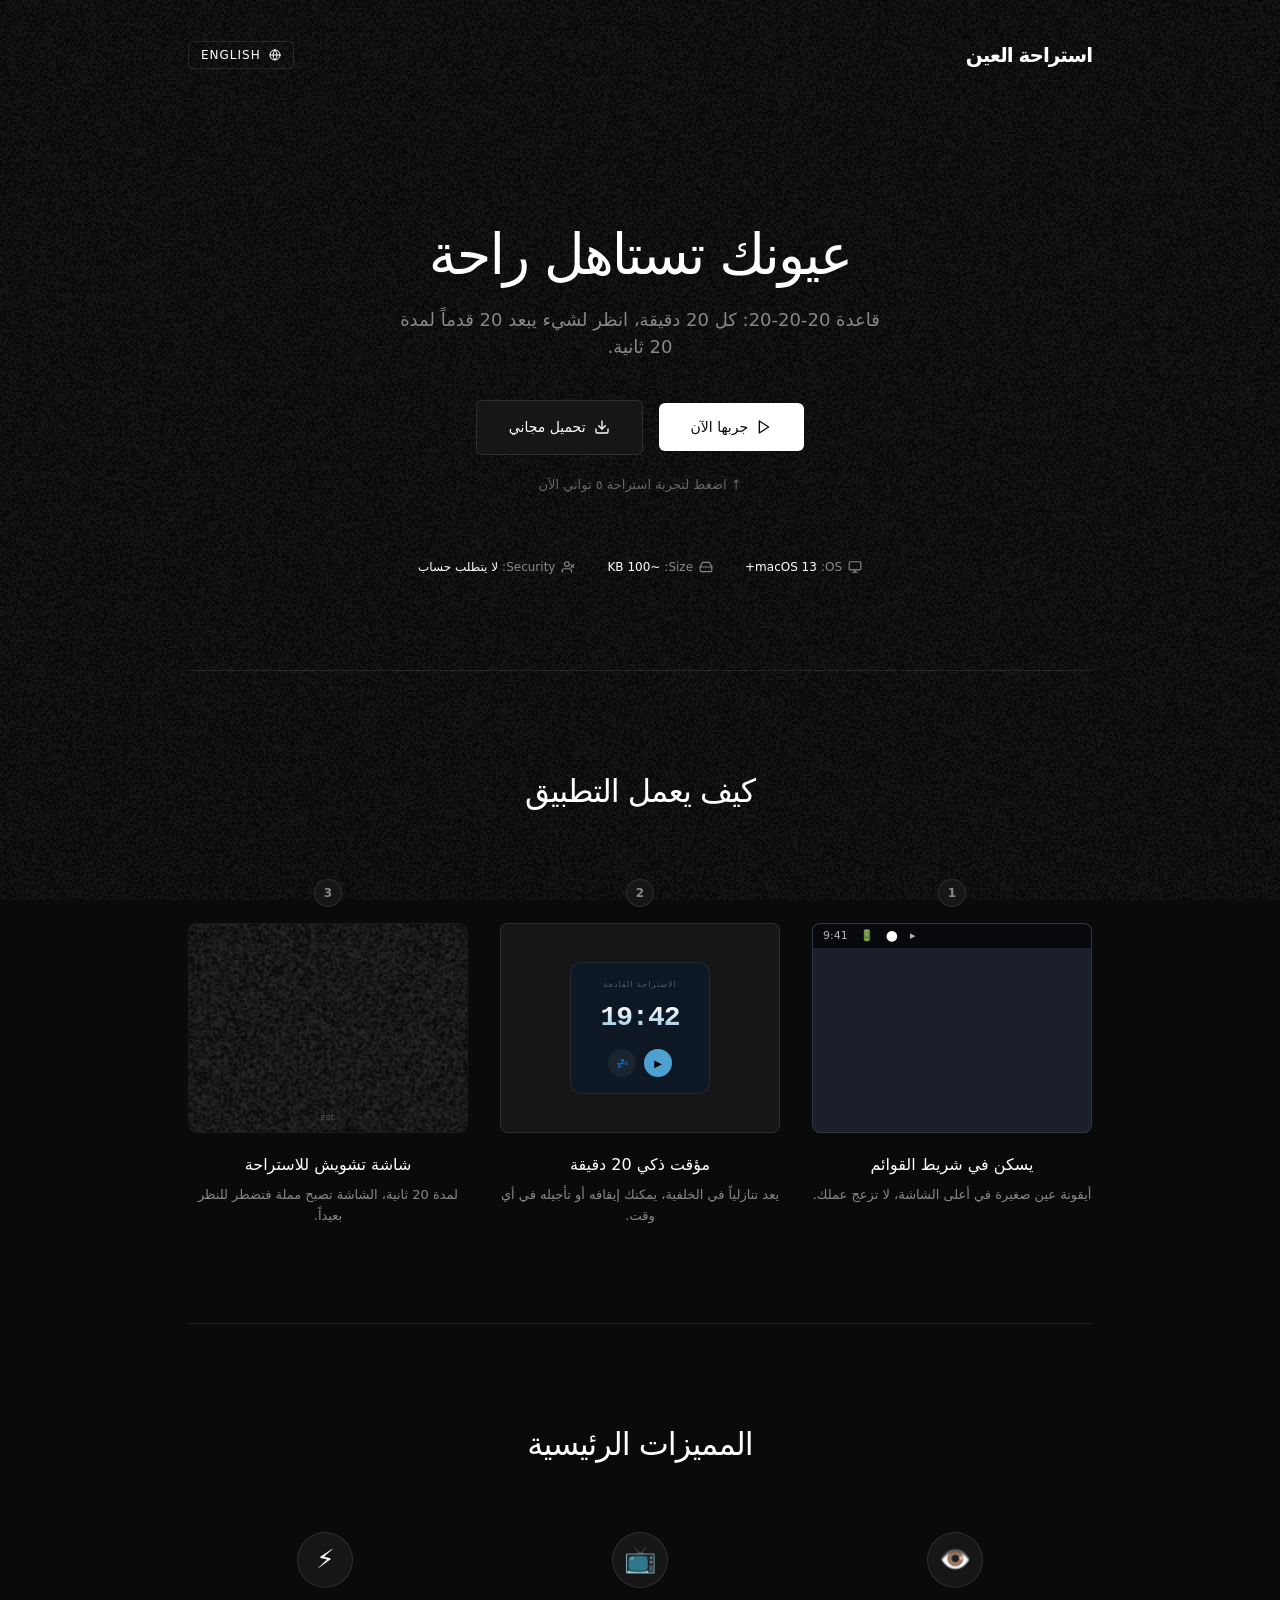
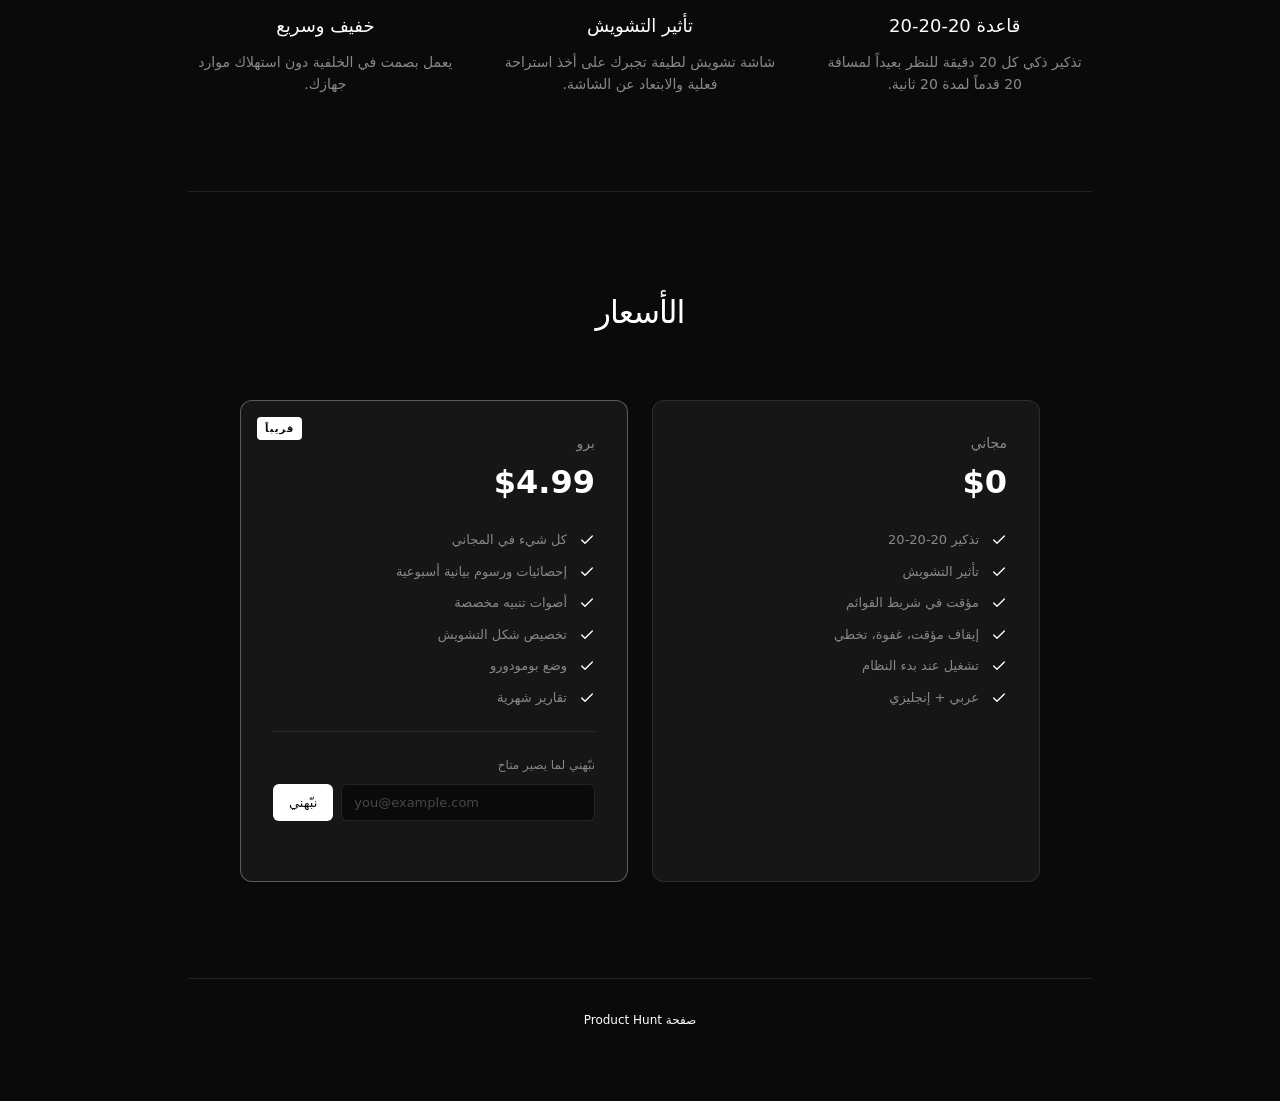
<file: docs/index.html>
<!DOCTYPE html>
<html lang="ar" dir="rtl">
<head>
  <meta charset="UTF-8">
  <meta name="viewport" content="width=device-width, initial-scale=1.0">
  <title>EyeBreak — Your Eyes Deserve a Break</title>
  <meta name="description" content="Smart 20-20-20 reminders for macOS. Protect your eyes.">
  <meta property="og:title" content="EyeBreak — Your Eyes Deserve a Break">
  <meta property="og:description" content="Smart 20-20-20 reminders for macOS.">
  <link rel="stylesheet" href="style.css">
</head>
<body>
  <div id="break-bg"></div>
  <canvas id="tv-static"></canvas>
  <div id="break-hint" data-i18n="pressEscToSkip">اضغط ESC للتخطي</div>

  <div class="wrapper">
    <header class="header">
      <div class="logo" data-i18n="appName">استراحة العين</div>
      <button id="lang-toggle" class="lang-btn" aria-label="Switch language">
        <svg class="icon" viewBox="0 0 24 24" fill="none" stroke="currentColor" stroke-width="2" stroke-linecap="round" stroke-linejoin="round"><circle cx="12" cy="12" r="10"/><path d="M2 12h20M12 2a15.3 15.3 0 0 1 4 10 15.3 15.3 0 0 1-4 10 15.3 15.3 0 0 1-4-10 15.3 15.3 0 0 1 4-10z"/></svg>
        <span id="lang-label">English</span>
      </button>
    </header>

    <section class="hero">
      <h1 data-i18n="headline">عيونك تستاهل راحة</h1>
      <p class="subhead" data-i18n="subhead">قاعدة 20-20-20: كل 20 دقيقة، انظر لشيء يبعد 20 قدماً لمدة 20 ثانية.</p>

      <div class="cta-row">
        <button id="try-now-btn" class="btn btn-primary">
          <svg class="icon" viewBox="0 0 24 24" fill="none" stroke="currentColor" stroke-width="2" stroke-linecap="round" stroke-linejoin="round"><polygon points="5 3 19 12 5 21 5 3"/></svg>
          <span data-i18n="tryIt">جربها الآن</span>
        </button>
        <a href="assets/EyeBreak-1.0.dmg" download class="btn btn-secondary">
          <svg class="icon" viewBox="0 0 24 24" fill="none" stroke="currentColor" stroke-width="2" stroke-linecap="round" stroke-linejoin="round"><path d="M21 15v4a2 2 0 0 1-2 2H5a2 2 0 0 1-2-2v-4"/><polyline points="7 10 12 15 17 10"/><line x1="12" y1="15" x2="12" y2="3"/></svg>
          <span data-i18n="download">تحميل مجاني</span>
        </a>
      </div>
      <p class="cta-hint" data-i18n="tryHint">↑ اضغط لتجربة استراحة ٥ ثواني الآن</p>

      <div class="platform-info">
        <div class="info-item">
          <svg class="icon" viewBox="0 0 24 24" fill="none" stroke="currentColor" stroke-width="2" stroke-linecap="round" stroke-linejoin="round"><rect x="2" y="3" width="20" height="14" rx="2"/><line x1="8" y1="21" x2="16" y2="21"/><line x1="12" y1="17" x2="12" y2="21"/></svg>
          <span>OS: <b data-i18n="platformMac">macOS 13+</b></span>
        </div>
        <div class="info-item">
          <svg class="icon" viewBox="0 0 24 24" fill="none" stroke="currentColor" stroke-width="2" stroke-linecap="round" stroke-linejoin="round"><line x1="22" y1="12" x2="2" y2="12"/><path d="M5.45 5.11 2 12v6a2 2 0 0 0 2 2h16a2 2 0 0 0 2-2v-6l-3.45-6.89A2 2 0 0 0 16.76 4H7.24a2 2 0 0 0-1.79 1.11z"/></svg>
          <span>Size: <b data-i18n="platformSize">~100 KB</b></span>
        </div>
        <div class="info-item">
          <svg class="icon" viewBox="0 0 24 24" fill="none" stroke="currentColor" stroke-width="2" stroke-linecap="round" stroke-linejoin="round"><path d="M18 21v-2a4 4 0 0 0-4-4H6a4 4 0 0 0-4 4v2"/><circle cx="10" cy="7" r="4"/><line x1="17" y1="8" x2="22" y2="13"/><line x1="22" y1="8" x2="17" y2="13"/></svg>
          <span>Security: <b data-i18n="platformAccount">لا يتطلب حساب</b></span>
        </div>
      </div>
    </section>

    <!-- How it Works -->
    <section class="how-it-works">
      <h2 data-i18n="howItWorks">كيف يعمل التطبيق</h2>
      <div class="steps-grid">
        <!-- Step 1: Menu Bar -->
        <div class="step">
          <div class="step-number">1</div>
          <div class="step-mockup mockup-menubar">
            <div class="menubar">
              <span class="menubar-item">▸</span>
              <span class="menubar-item menubar-eye">●</span>
              <span class="menubar-item">🔋</span>
              <span class="menubar-time">9:41</span>
            </div>
          </div>
          <h3 data-i18n="step1Title">يسكن في شريط القوائم</h3>
          <p data-i18n="step1Desc">أيقونة عين صغيرة في أعلى الشاشة، لا تزعج عملك.</p>
        </div>

        <!-- Step 2: Popover Timer -->
        <div class="step">
          <div class="step-number">2</div>
          <div class="step-mockup mockup-popover">
            <div class="popover">
              <div class="popover-label" data-i18n="nextBreak">الاستراحة القادمة</div>
              <div class="popover-timer">19:42</div>
              <div class="popover-controls">
                <div class="popover-btn popover-btn-primary">▶</div>
                <div class="popover-btn">💤</div>
              </div>
            </div>
          </div>
          <h3 data-i18n="step2Title">مؤقت ذكي 20 دقيقة</h3>
          <p data-i18n="step2Desc">يعد تنازلياً في الخلفية، يمكنك إيقافه أو تأجيله في أي وقت.</p>
        </div>

        <!-- Step 3: TV Static Overlay -->
        <div class="step">
          <div class="step-number">3</div>
          <div class="step-mockup mockup-overlay">
            <canvas id="mini-static"></canvas>
            <div class="mini-overlay-hint">ESC</div>
          </div>
          <h3 data-i18n="step3Title">شاشة تشويش للاستراحة</h3>
          <p data-i18n="step3Desc">لمدة 20 ثانية، الشاشة تصبح مملة فتضطر للنظر بعيداً.</p>
        </div>
      </div>
    </section>

    <section class="features">
      <h2 data-i18n="featuresTitle">المميزات الرئيسية</h2>
      <div class="features-grid">
        <div class="feature-card">
          <div class="feature-icon feature-icon-emoji">👁️</div>
          <h3 data-i18n="feature1Title">قاعدة 20-20-20</h3>
          <p data-i18n="feature1Desc">تذكير ذكي كل 20 دقيقة للنظر بعيداً لمسافة 20 قدماً لمدة 20 ثانية.</p>
        </div>
        <div class="feature-card">
          <div class="feature-icon feature-icon-emoji">📺</div>
          <h3 data-i18n="feature2Title">تأثير التشويش</h3>
          <p data-i18n="feature2Desc">شاشة تشويش لطيفة تجبرك على أخذ استراحة فعلية والابتعاد عن الشاشة.</p>
        </div>
        <div class="feature-card">
          <div class="feature-icon feature-icon-emoji">⚡</div>
          <h3 data-i18n="feature3Title">خفيف وسريع</h3>
          <p data-i18n="feature3Desc">يعمل بصمت في الخلفية دون استهلاك موارد جهازك.</p>
        </div>
      </div>
    </section>

    <section class="pricing">
      <h2 data-i18n="pricing">الأسعار</h2>
      <div class="pricing-grid">
        <div class="price-card">
          <h3 class="tier-label" data-i18n="free">مجاني</h3>
          <div class="price" data-i18n="priceFree">$0</div>
          <ul class="feature-list" id="features-free"></ul>
        </div>
        <div class="price-card price-card-pro">
          <div class="pro-badge" data-i18n="comingSoon">قريباً</div>
          <h3 class="tier-label" data-i18n="pro">برو</h3>
          <div class="price" data-i18n="pricePro">$4.99</div>
          <ul class="feature-list" id="features-pro"></ul>
          <form id="waitlist-form" class="waitlist">
            <label class="waitlist-label" data-i18n="waitlistLabel">نبّهني لما يصير متاح</label>
            <div class="waitlist-row">
              <input type="email" id="waitlist-email" required placeholder="you@example.com" data-i18n-placeholder="emailPlaceholder">
              <button type="submit" class="btn btn-primary btn-small" data-i18n="notify">نبّهني</button>
            </div>
            <p class="waitlist-success" id="waitlist-success" data-i18n="waitlistSuccess">✓ تم! بنخبرك أول ما ينطلق</p>
          </form>
        </div>
      </div>
    </section>

    <footer class="footer">
      <a href="https://producthunt.com" data-i18n="phLink">صفحة Product Hunt</a>
    </footer>
  </div>

  <script src="script.js"></script>
</body>
</html>
</file>
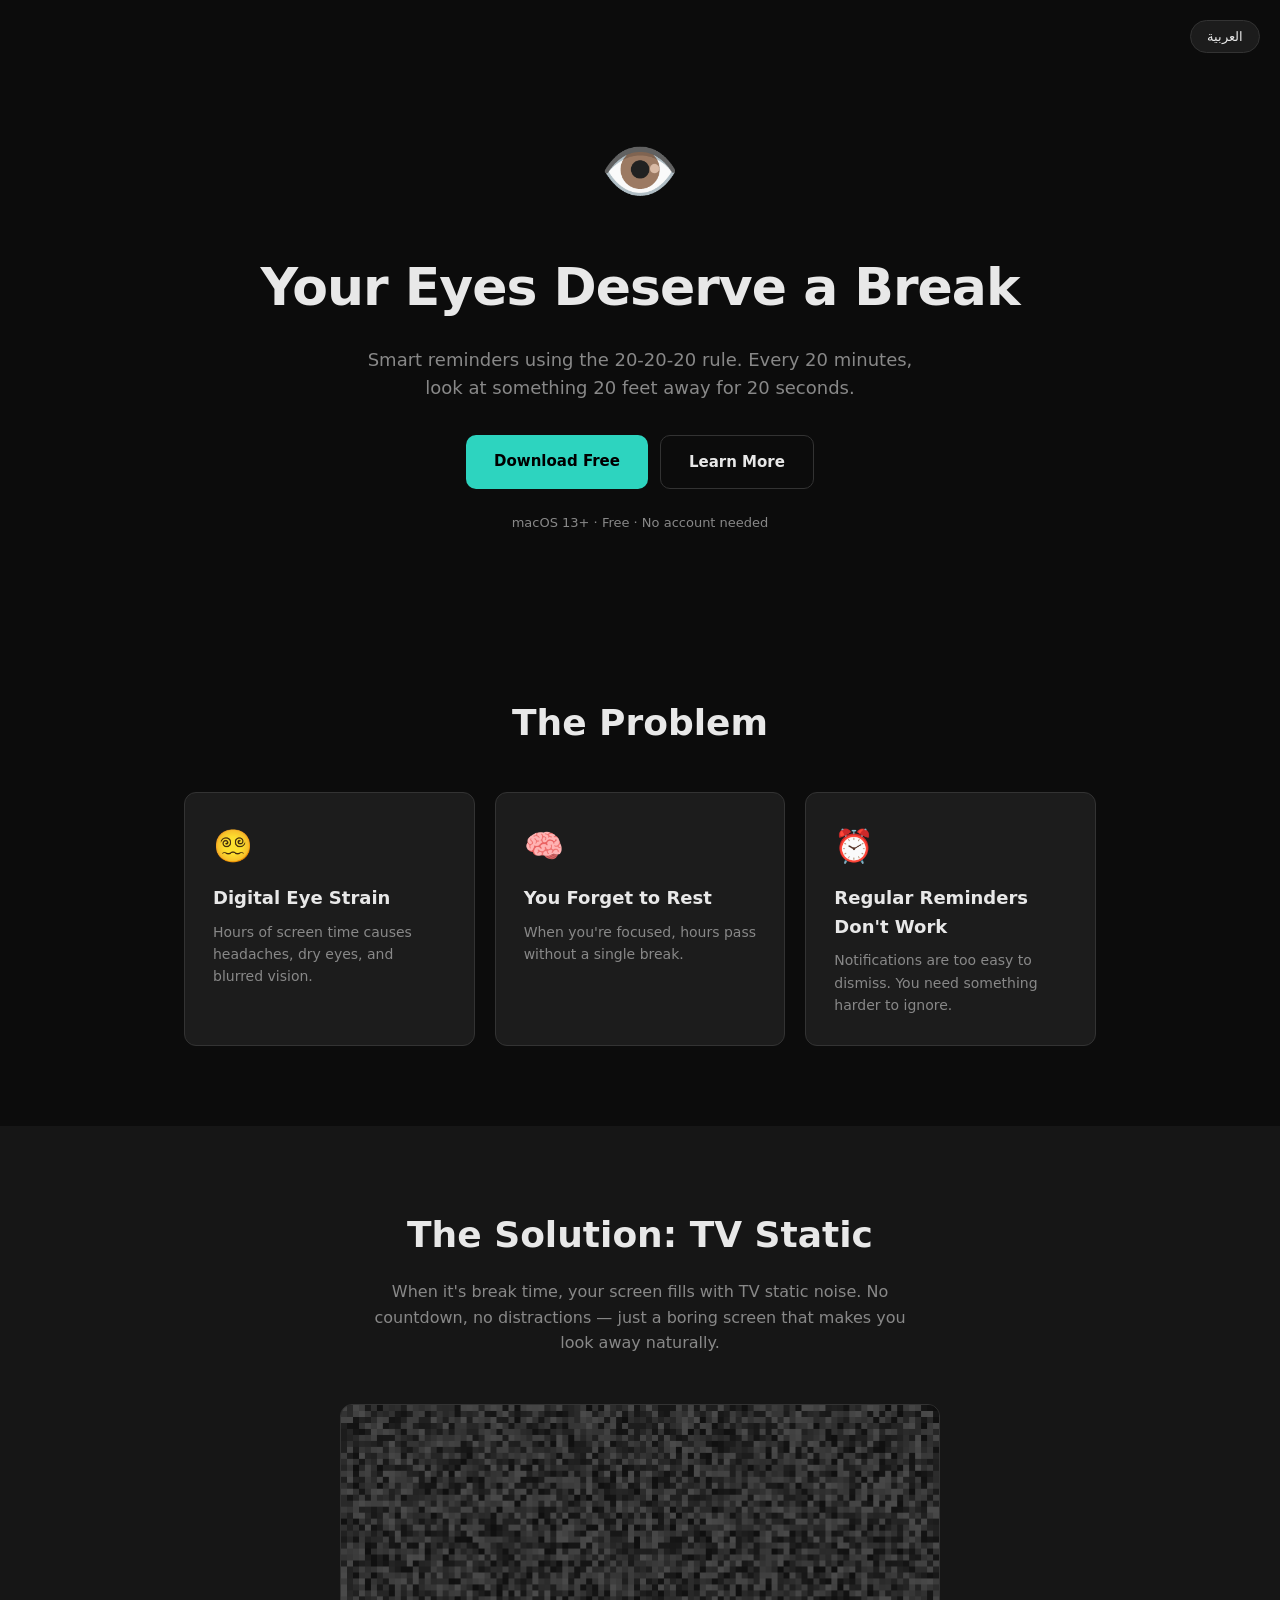
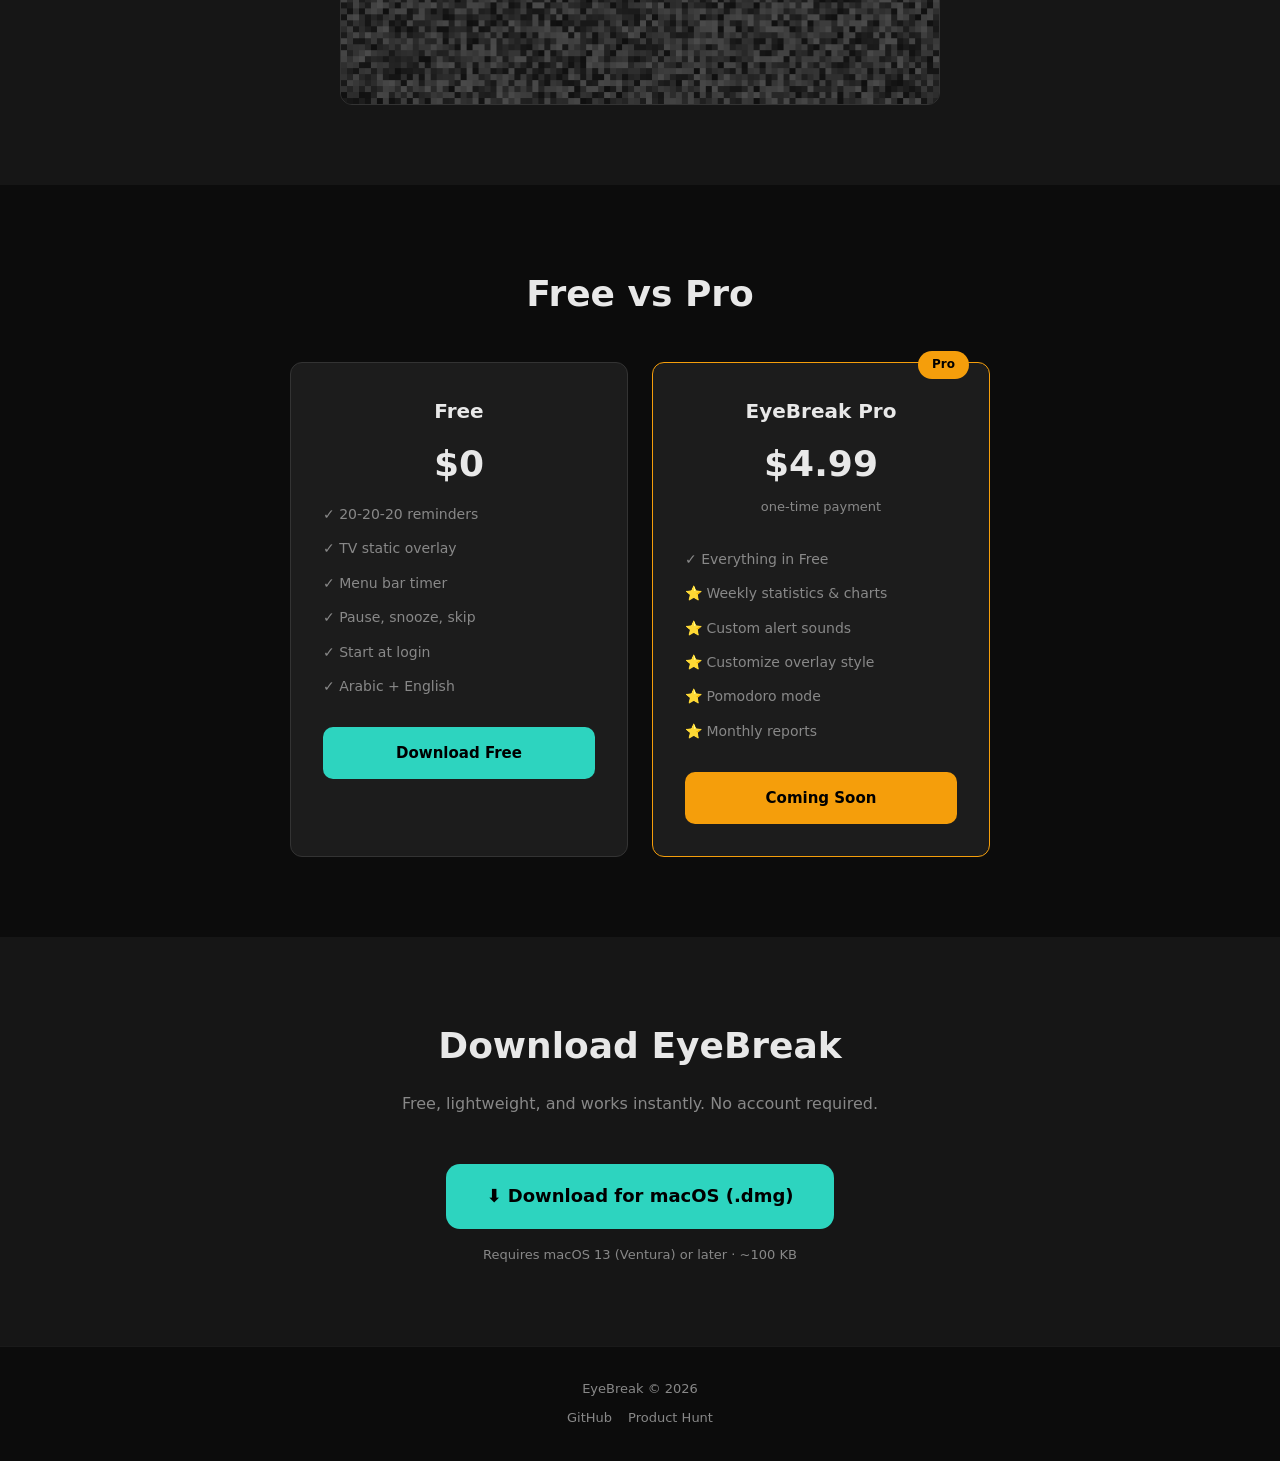
<file: website/index.html>
<!DOCTYPE html>
<html lang="en" dir="ltr">
<head>
    <meta charset="UTF-8">
    <meta name="viewport" content="width=device-width, initial-scale=1.0">
    <title>EyeBreak — Smart Eye Break Reminders for Mac</title>
    <meta name="description" content="Protect your eyes with smart break reminders using the 20-20-20 rule. Free macOS menu bar app.">
    <meta property="og:title" content="EyeBreak — Your Eyes Deserve a Break">
    <meta property="og:description" content="Smart eye break reminders using the 20-20-20 rule. Free for macOS.">
    <meta property="og:type" content="website">
    <link rel="stylesheet" href="style.css">
</head>
<body>
    <!-- Language Toggle -->
    <button class="lang-toggle" onclick="toggleLang()" aria-label="Switch language">
        <span data-en>العربية</span>
        <span data-ar hidden>English</span>
    </button>

    <!-- Hero -->
    <section class="hero">
        <div class="container">
            <div class="hero-icon">👁️</div>
            <h1>
                <span data-en>Your Eyes Deserve a Break</span>
                <span data-ar hidden>عيونك تستاهل راحة</span>
            </h1>
            <p class="hero-sub">
                <span data-en>Smart reminders using the 20-20-20 rule. Every 20 minutes, look at something 20 feet away for 20 seconds.</span>
                <span data-ar hidden>تذكيرات ذكية بقاعدة 20-20-20. كل 20 دقيقة، انظر لشيء يبعد 6 أمتار لمدة 20 ثانية.</span>
            </p>
            <div class="hero-buttons">
                <a href="#download" class="btn btn-primary">
                    <span data-en>Download Free</span>
                    <span data-ar hidden>تحميل مجاني</span>
                </a>
                <a href="#features" class="btn btn-secondary">
                    <span data-en>Learn More</span>
                    <span data-ar hidden>اعرف أكثر</span>
                </a>
            </div>
            <p class="hero-meta">
                <span data-en>macOS 13+ &middot; Free &middot; No account needed</span>
                <span data-ar hidden>macOS 13+ &middot; مجاني &middot; بدون حساب</span>
            </p>
        </div>
    </section>

    <!-- Problem -->
    <section class="section" id="problem">
        <div class="container">
            <h2>
                <span data-en>The Problem</span>
                <span data-ar hidden>المشكلة</span>
            </h2>
            <div class="cards">
                <div class="card">
                    <div class="card-icon">😵‍💫</div>
                    <h3>
                        <span data-en>Digital Eye Strain</span>
                        <span data-ar hidden>إجهاد العيون الرقمي</span>
                    </h3>
                    <p>
                        <span data-en>Hours of screen time causes headaches, dry eyes, and blurred vision.</span>
                        <span data-ar hidden>ساعات أمام الشاشة تسبب صداع وجفاف وتشويش بالنظر.</span>
                    </p>
                </div>
                <div class="card">
                    <div class="card-icon">🧠</div>
                    <h3>
                        <span data-en>You Forget to Rest</span>
                        <span data-ar hidden>تنسى تأخذ استراحة</span>
                    </h3>
                    <p>
                        <span data-en>When you're focused, hours pass without a single break.</span>
                        <span data-ar hidden>لما تركّز، تمر ساعات بدون ما تاخذ استراحة وحدة.</span>
                    </p>
                </div>
                <div class="card">
                    <div class="card-icon">⏰</div>
                    <h3>
                        <span data-en>Regular Reminders Don't Work</span>
                        <span data-ar hidden>التذكيرات العادية ما تنفع</span>
                    </h3>
                    <p>
                        <span data-en>Notifications are too easy to dismiss. You need something harder to ignore.</span>
                        <span data-ar hidden>الإشعارات سهل تتجاهلها. تحتاج شي أصعب تتجاوزه.</span>
                    </p>
                </div>
            </div>
        </div>
    </section>

    <!-- Solution -->
    <section class="section section-dark" id="solution">
        <div class="container">
            <h2>
                <span data-en>The Solution: TV Static</span>
                <span data-ar hidden>الحل: شاشة تلفزيون خربان</span>
            </h2>
            <p class="section-sub">
                <span data-en>When it's break time, your screen fills with TV static noise. No countdown, no distractions — just a boring screen that makes you look away naturally.</span>
                <span data-ar hidden>لما يجي وقت الاستراحة، شاشتك تتحول لتشويش تلفزيون قديم. بدون عداد، بدون إلهاء — بس شاشة مملة تخليك تنظر بعيد تلقائياً.</span>
            </p>
            <div class="static-demo">
                <canvas id="staticCanvas" width="600" height="300"></canvas>
            </div>
        </div>
    </section>

    <!-- Features -->
    <section class="section" id="features">
        <div class="container">
            <h2>
                <span data-en>Free vs Pro</span>
                <span data-ar hidden>المجاني vs Pro</span>
            </h2>
            <div class="pricing">
                <div class="price-card">
                    <div class="price-header">
                        <h3>Free</h3>
                        <div class="price">$0</div>
                    </div>
                    <ul>
                        <li>✓ <span data-en>20-20-20 reminders</span><span data-ar hidden>تذكيرات 20-20-20</span></li>
                        <li>✓ <span data-en>TV static overlay</span><span data-ar hidden>شاشة التشويش</span></li>
                        <li>✓ <span data-en>Menu bar timer</span><span data-ar hidden>مؤقت في شريط القوائم</span></li>
                        <li>✓ <span data-en>Pause, snooze, skip</span><span data-ar hidden>إيقاف، تأجيل، تخطي</span></li>
                        <li>✓ <span data-en>Start at login</span><span data-ar hidden>تشغيل مع النظام</span></li>
                        <li>✓ <span data-en>Arabic + English</span><span data-ar hidden>عربي + إنجليزي</span></li>
                    </ul>
                    <a href="#download" class="btn btn-primary">
                        <span data-en>Download Free</span>
                        <span data-ar hidden>تحميل مجاني</span>
                    </a>
                </div>
                <div class="price-card price-pro">
                    <div class="price-badge">Pro</div>
                    <div class="price-header">
                        <h3>EyeBreak Pro</h3>
                        <div class="price">$4.99</div>
                        <div class="price-note">
                            <span data-en>one-time payment</span>
                            <span data-ar hidden>دفعة واحدة</span>
                        </div>
                    </div>
                    <ul>
                        <li>✓ <span data-en>Everything in Free</span><span data-ar hidden>كل ميزات المجاني</span></li>
                        <li>⭐ <span data-en>Weekly statistics & charts</span><span data-ar hidden>إحصائيات ورسوم بيانية أسبوعية</span></li>
                        <li>⭐ <span data-en>Custom alert sounds</span><span data-ar hidden>أصوات تنبيه مخصصة</span></li>
                        <li>⭐ <span data-en>Customize overlay style</span><span data-ar hidden>تخصيص شكل الشاشة</span></li>
                        <li>⭐ <span data-en>Pomodoro mode</span><span data-ar hidden>وضع بومودورو</span></li>
                        <li>⭐ <span data-en>Monthly reports</span><span data-ar hidden>تقارير شهرية</span></li>
                    </ul>
                    <a href="#download" class="btn btn-pro">
                        <span data-en>Coming Soon</span>
                        <span data-ar hidden>قريباً</span>
                    </a>
                </div>
            </div>
        </div>
    </section>

    <!-- Download -->
    <section class="section section-dark" id="download">
        <div class="container center">
            <h2>
                <span data-en>Download EyeBreak</span>
                <span data-ar hidden>حمّل EyeBreak</span>
            </h2>
            <p class="section-sub">
                <span data-en>Free, lightweight, and works instantly. No account required.</span>
                <span data-ar hidden>مجاني، خفيف، ويشتغل فوراً. بدون حساب.</span>
            </p>
            <a href="assets/EyeBreak-1.0.dmg" download class="btn btn-download">
                <span data-en>⬇ Download for macOS (.dmg)</span>
                <span data-ar hidden>⬇ تحميل لـ macOS (.dmg)</span>
            </a>
            <p class="download-meta">
                <span data-en>Requires macOS 13 (Ventura) or later &middot; ~100 KB</span>
                <span data-ar hidden>يتطلب macOS 13 (Ventura) أو أحدث &middot; ~100 كيلوبايت</span>
            </p>
        </div>
    </section>

    <!-- Footer -->
    <footer>
        <div class="container">
            <p>EyeBreak &copy; 2026</p>
            <div class="footer-links">
                <a href="https://github.com/MayadahAA/EyeBreak">GitHub</a>
                <a href="https://producthunt.com">Product Hunt</a>
            </div>
        </div>
    </footer>

    <script src="script.js"></script>
</body>
</html>
</file>
<file: docs/style.css>
* { margin: 0; padding: 0; box-sizing: border-box; }

:root {
  --bg: #0a0a0a;
  --card: #161616;
  --border: rgba(255, 255, 255, 0.1);
  --border-strong: rgba(255, 255, 255, 0.3);
  --text: #ffffff;
  --muted: #888888;
  --font: -apple-system, BlinkMacSystemFont, 'SF Pro Display', 'Segoe UI', system-ui, sans-serif;
}

html { scroll-behavior: smooth; }

body {
  font-family: var(--font);
  background: var(--bg);
  color: var(--text);
  line-height: 1.5;
  min-height: 100vh;
  overflow-x: hidden;
  position: relative;
}

body::selection { background: rgba(255, 255, 255, 0.2); }

/* TV Static Canvas */
#tv-static {
  position: fixed;
  inset: 0;
  width: 100%;
  height: 100%;
  pointer-events: none;
  z-index: 0;
  opacity: 0.4;
  image-rendering: pixelated;
  transition: opacity 0.6s ease-in-out;
}

#tv-static.full {
  z-index: 9999;
  opacity: 1;
  transition: opacity 0.2s ease-out;
}

/* Black overlay that blocks content during "Try it now" */
#break-bg {
  position: fixed;
  inset: 0;
  background: #000;
  z-index: -1;
  opacity: 0;
  pointer-events: none;
  transition: opacity 0.2s ease-out;
}
#break-bg.active {
  z-index: 9998;
  opacity: 1;
}

#break-hint {
  position: fixed;
  bottom: 40px;
  left: 0;
  right: 0;
  text-align: center;
  color: rgba(255, 255, 255, 0.2);
  font-size: 13px;
  font-family: ui-monospace, 'SF Mono', Menlo, monospace;
  z-index: 10000;
  opacity: 0;
  pointer-events: none;
  transition: opacity 0.3s ease-out 0.2s;
}
#break-hint.active { opacity: 1; }

/* Wrapper */
.wrapper {
  position: relative;
  z-index: 10;
  display: flex;
  flex-direction: column;
  min-height: 100vh;
  padding: 40px 60px;
  max-width: 1024px;
  margin: 0 auto;
}

/* Icons */
.icon { width: 16px; height: 16px; flex-shrink: 0; }

/* Header */
.header {
  display: flex;
  justify-content: space-between;
  align-items: center;
  margin-bottom: 60px;
}

.logo {
  font-size: 20px;
  font-weight: 700;
  letter-spacing: -1px;
  text-transform: uppercase;
}

.lang-btn {
  background: transparent;
  border: 1px solid var(--border);
  color: var(--text);
  padding: 6px 12px;
  border-radius: 4px;
  font-size: 12px;
  text-transform: uppercase;
  letter-spacing: 1px;
  cursor: pointer;
  display: flex;
  align-items: center;
  gap: 8px;
  font-family: inherit;
  transition: background 0.2s;
}
.lang-btn:hover { background: rgba(255, 255, 255, 0.05); }
.lang-btn .icon { width: 12px; height: 12px; }

/* Hero */
.hero {
  display: flex;
  flex-direction: column;
  align-items: center;
  text-align: center;
  padding: 80px 0;
  min-height: 60vh;
  justify-content: center;
}

.hero h1 {
  font-size: 56px;
  line-height: 1.1;
  font-weight: 500;
  letter-spacing: -2px;
  margin-bottom: 20px;
  max-width: 800px;
}

.subhead {
  color: var(--muted);
  font-size: 18px;
  line-height: 1.5;
  margin-bottom: 40px;
  max-width: 500px;
}

/* CTA Buttons */
.cta-row {
  display: flex;
  flex-wrap: wrap;
  gap: 16px;
  justify-content: center;
  align-items: center;
}

.btn {
  display: inline-flex;
  align-items: center;
  gap: 8px;
  padding: 16px 32px;
  border-radius: 6px;
  font-size: 14px;
  font-weight: 500;
  font-family: inherit;
  text-decoration: none;
  cursor: pointer;
  border: none;
  transition: opacity 0.2s, background 0.2s;
}

.btn-primary {
  background: var(--text);
  color: var(--bg);
}
.btn-primary:hover { opacity: 0.9; }

.btn-secondary {
  background: var(--card);
  color: var(--text);
  border: 1px solid var(--border);
}
.btn-secondary:hover { background: rgba(255, 255, 255, 0.05); }

/* Platform Info */
.platform-info {
  margin-top: 64px;
  display: flex;
  flex-wrap: wrap;
  justify-content: center;
  gap: 32px;
  font-size: 12px;
  color: var(--muted);
}
.info-item {
  display: flex;
  align-items: center;
  gap: 6px;
}
.info-item .icon { width: 14px; height: 14px; }
.info-item span {
  display: flex;
  flex-flow: row;
  align-items: center;
  gap: 4px;
}
.info-item b { color: var(--text); font-weight: 500; }

/* CTA Hint */
.cta-hint {
  margin-top: 20px;
  font-size: 13px;
  color: #666;
  animation: hintPulse 2s ease-in-out infinite;
}
@keyframes hintPulse {
  0%, 100% { opacity: 0.6; }
  50% { opacity: 1; }
}

/* How it Works */
.how-it-works, .features, .pricing {
  padding: 96px 0;
  border-top: 1px solid var(--border);
}

.how-it-works h2 {
  font-size: 32px;
  font-weight: 500;
  letter-spacing: -1px;
  margin-bottom: 64px;
  text-align: center;
}

.steps-grid {
  display: grid;
  grid-template-columns: repeat(3, 1fr);
  gap: 32px;
}

.step {
  display: flex;
  flex-direction: column;
  align-items: center;
  text-align: center;
  position: relative;
}

.step-number {
  width: 28px;
  height: 28px;
  border-radius: 50%;
  background: var(--card);
  border: 1px solid var(--border);
  display: flex;
  align-items: center;
  justify-content: center;
  font-size: 12px;
  font-weight: 600;
  color: var(--muted);
  margin-bottom: 16px;
}

.step-mockup {
  width: 100%;
  aspect-ratio: 4 / 3;
  background: var(--card);
  border: 1px solid var(--border);
  border-radius: 8px;
  margin-bottom: 20px;
  overflow: hidden;
  position: relative;
  display: flex;
  align-items: center;
  justify-content: center;
}

/* Mockup: Menu bar */
.menubar {
  position: absolute;
  top: 0;
  left: 0;
  right: 0;
  height: 24px;
  background: rgba(0, 0, 0, 0.7);
  display: flex;
  align-items: center;
  justify-content: flex-end;
  padding: 0 10px;
  gap: 12px;
  font-size: 11px;
  color: rgba(255, 255, 255, 0.7);
  backdrop-filter: blur(6px);
}
.menubar-eye {
  color: #fff;
  font-size: 14px;
  animation: eyePulse 2s ease-in-out infinite;
}
@keyframes eyePulse {
  0%, 100% { opacity: 1; }
  50% { opacity: 0.4; }
}
.mockup-menubar { background: #1a1f2a; }

/* Mockup: Popover */
.popover {
  background: #0e1824;
  border: 1px solid rgba(255, 255, 255, 0.08);
  border-radius: 12px;
  padding: 16px 20px;
  text-align: center;
  min-width: 140px;
}
.popover-label {
  font-size: 8px;
  color: rgba(255, 255, 255, 0.3);
  letter-spacing: 1px;
  margin-bottom: 6px;
}
.popover-timer {
  font-size: 28px;
  font-weight: 600;
  background: linear-gradient(180deg, #fff 20%, #4ea0d0 120%);
  -webkit-background-clip: text;
  -webkit-text-fill-color: transparent;
  margin-bottom: 10px;
  letter-spacing: -1px;
  font-family: ui-monospace, Menlo, monospace;
}
.popover-controls {
  display: flex;
  gap: 8px;
  justify-content: center;
}
.popover-btn {
  width: 28px;
  height: 28px;
  border-radius: 50%;
  background: rgba(255, 255, 255, 0.05);
  display: flex;
  align-items: center;
  justify-content: center;
  font-size: 10px;
}
.popover-btn-primary {
  background: #4ea0d0;
  color: #000;
}

/* Mockup: TV Static overlay */
.mockup-overlay {
  background: #000;
  padding: 0;
}
#mini-static {
  width: 100%;
  height: 100%;
  display: block;
}
.mini-overlay-hint {
  position: absolute;
  bottom: 8px;
  left: 0;
  right: 0;
  text-align: center;
  font-size: 8px;
  color: rgba(255, 255, 255, 0.3);
  font-family: monospace;
}

.step h3 {
  font-size: 16px;
  font-weight: 500;
  margin-bottom: 8px;
}
.step p {
  font-size: 13px;
  color: var(--muted);
  line-height: 1.6;
}

/* Old section border-top override removed (now in how-it-works) */
.features, .pricing { }

.features h2, .pricing h2 {
  font-size: 32px;
  font-weight: 500;
  letter-spacing: -1px;
  margin-bottom: 64px;
  text-align: center;
}

.features-grid {
  display: grid;
  grid-template-columns: repeat(3, 1fr);
  gap: 40px;
}

.feature-card {
  display: flex;
  flex-direction: column;
  align-items: center;
  text-align: center;
}

.feature-icon {
  width: 48px;
  height: 48px;
  background: var(--card);
  border: 1px solid var(--border);
  border-radius: 50%;
  display: flex;
  align-items: center;
  justify-content: center;
  margin-bottom: 24px;
}
.feature-icon svg { width: 20px; height: 20px; }
.feature-icon-emoji {
  width: 56px;
  height: 56px;
  font-size: 26px;
  background: var(--card);
}

.feature-card h3 {
  font-size: 18px;
  font-weight: 500;
  margin-bottom: 12px;
}

.feature-card p {
  font-size: 14px;
  color: var(--muted);
  line-height: 1.6;
}

/* Pricing */
.pricing-grid {
  display: grid;
  grid-template-columns: repeat(2, 1fr);
  gap: 24px;
  max-width: 800px;
  margin: 0 auto;
}

.price-card {
  background: var(--card);
  border: 1px solid var(--border);
  padding: 32px;
  border-radius: 12px;
  display: flex;
  flex-direction: column;
  position: relative;
}

.price-card-pro {
  border-color: var(--border-strong);
}

.pro-badge {
  position: absolute;
  top: 16px;
  inset-inline-end: 16px;
  background: var(--text);
  color: var(--bg);
  padding: 4px 8px;
  border-radius: 4px;
  font-size: 10px;
  font-weight: 700;
  text-transform: uppercase;
  letter-spacing: 1px;
}

.tier-label {
  font-size: 14px;
  color: var(--muted);
  margin-bottom: 4px;
  font-weight: 500;
}

.price {
  font-size: 32px;
  font-weight: 600;
  margin-bottom: 24px;
}

.feature-list {
  display: flex;
  flex-direction: column;
  gap: 12px;
  font-size: 13px;
  color: var(--muted);
  list-style: none;
  flex-grow: 1;
}
.feature-list li {
  display: flex;
  align-items: center;
  gap: 12px;
}
.feature-list svg {
  width: 16px;
  height: 16px;
  color: var(--text);
  flex-shrink: 0;
}

/* Waitlist Form */
.waitlist {
  margin-top: 24px;
  padding-top: 24px;
  border-top: 1px solid var(--border);
}
.waitlist-label {
  font-size: 12px;
  color: var(--muted);
  display: block;
  margin-bottom: 10px;
}
.waitlist-row {
  display: flex;
  gap: 8px;
}
.waitlist input[type="email"] {
  flex: 1;
  background: #0a0a0a;
  border: 1px solid var(--border);
  color: var(--text);
  padding: 10px 12px;
  border-radius: 6px;
  font-size: 13px;
  font-family: inherit;
  direction: ltr;
  text-align: start;
}
.waitlist input[type="email"]:focus {
  outline: none;
  border-color: rgba(255, 255, 255, 0.3);
}
.waitlist input[type="email"]::placeholder {
  color: rgba(255, 255, 255, 0.25);
}
.btn-small {
  padding: 10px 16px;
  font-size: 13px;
}
.waitlist-success {
  font-size: 12px;
  color: #4ade80;
  margin-top: 10px;
  opacity: 0;
  transition: opacity 0.3s;
}
.waitlist-success.show { opacity: 1; }
.waitlist.submitted .waitlist-row { display: none; }
.waitlist.submitted .waitlist-label { display: none; }

/* Footer */
.footer {
  display: flex;
  justify-content: center;
  align-items: center;
  margin-top: auto;
  border-top: 1px solid var(--border);
  padding: 32px 0;
  font-size: 12px;
  color: var(--muted);
}
.footer a {
  color: var(--text);
  text-decoration: none;
  transition: opacity 0.2s;
}
.footer a:hover { opacity: 0.8; }

/* Responsive */
@media (max-width: 768px) {
  .wrapper { padding: 24px; }
  .header { margin-bottom: 40px; }
  .hero { padding: 40px 0; min-height: 50vh; }
  .hero h1 { font-size: 36px; letter-spacing: -1px; }
  .subhead { font-size: 16px; }
  .btn { padding: 14px 24px; }
  .platform-info { margin-top: 40px; gap: 20px; }
  .how-it-works, .features, .pricing { padding: 60px 0; }
  .how-it-works h2, .features h2, .pricing h2 { font-size: 24px; margin-bottom: 40px; }
  .features-grid { grid-template-columns: 1fr; gap: 32px; }
  .pricing-grid { grid-template-columns: 1fr; }
  .steps-grid { grid-template-columns: 1fr; gap: 40px; }
  .waitlist-row { flex-direction: column; }
  .btn-small { width: 100%; }
}
</file>
<file: website/style.css>
:root {
    --bg: #0c0c0c;
    --bg-card: #1c1c1c;
    --bg-section: #161616;
    --text: #e8e8e8;
    --text-secondary: #888;
    --accent: #2dd4bf;
    --accent-hover: #14b8a6;
    --pro: #f59e0b;
    --radius: 12px;
    --font: -apple-system, BlinkMacSystemFont, 'SF Pro', 'Segoe UI', system-ui, sans-serif;
}

* { margin: 0; padding: 0; box-sizing: border-box; }

html { scroll-behavior: smooth; }

body {
    font-family: var(--font);
    background: var(--bg);
    color: var(--text);
    line-height: 1.6;
}

.container {
    max-width: 960px;
    margin: 0 auto;
    padding: 0 24px;
}

/* Language Toggle */
.lang-toggle {
    position: fixed;
    top: 20px;
    right: 20px;
    z-index: 100;
    background: var(--bg-card);
    border: 1px solid #333;
    color: var(--text);
    padding: 8px 16px;
    border-radius: 20px;
    cursor: pointer;
    font-size: 13px;
    transition: border-color 0.2s;
}
.lang-toggle:hover { border-color: var(--accent); }

/* Hero */
.hero {
    text-align: center;
    padding: 120px 24px 80px;
}
.hero-icon { font-size: 64px; margin-bottom: 24px; }
.hero h1 {
    font-size: clamp(32px, 5vw, 52px);
    font-weight: 700;
    letter-spacing: -1px;
    margin-bottom: 16px;
}
.hero-sub {
    font-size: 18px;
    color: var(--text-secondary);
    max-width: 560px;
    margin: 0 auto 32px;
}
.hero-buttons { display: flex; gap: 12px; justify-content: center; flex-wrap: wrap; }
.hero-meta {
    margin-top: 24px;
    font-size: 13px;
    color: var(--text-secondary);
}

/* Buttons */
.btn {
    display: inline-block;
    padding: 14px 28px;
    border-radius: 10px;
    text-decoration: none;
    font-weight: 600;
    font-size: 15px;
    transition: transform 0.15s, box-shadow 0.15s;
}
.btn:hover { transform: translateY(-1px); }

.btn-primary {
    background: var(--accent);
    color: #000;
}
.btn-primary:hover { background: var(--accent-hover); }

.btn-secondary {
    background: transparent;
    color: var(--text);
    border: 1px solid #333;
}
.btn-secondary:hover { border-color: var(--accent); }

.btn-download {
    background: var(--accent);
    color: #000;
    font-size: 18px;
    padding: 18px 40px;
    border-radius: 14px;
}

.btn-pro {
    background: var(--pro);
    color: #000;
}

/* Sections */
.section {
    padding: 80px 24px;
}
.section-dark {
    background: var(--bg-section);
}
.section h2 {
    font-size: clamp(24px, 4vw, 36px);
    text-align: center;
    margin-bottom: 16px;
    font-weight: 700;
}
.section-sub {
    text-align: center;
    color: var(--text-secondary);
    max-width: 560px;
    margin: 0 auto 48px;
    font-size: 16px;
}
.center { text-align: center; }

/* Cards */
.cards {
    display: grid;
    grid-template-columns: repeat(auto-fit, minmax(250px, 1fr));
    gap: 20px;
    margin-top: 40px;
}
.card {
    background: var(--bg-card);
    border: 1px solid #333;
    border-radius: var(--radius);
    padding: 28px;
}
.card-icon { font-size: 32px; margin-bottom: 12px; }
.card h3 { font-size: 18px; margin-bottom: 8px; }
.card p { color: var(--text-secondary); font-size: 14px; }

/* Static Demo */
.static-demo {
    margin: 40px auto 0;
    max-width: 600px;
    border-radius: var(--radius);
    overflow: hidden;
    border: 1px solid #333;
}
.static-demo canvas {
    width: 100%;
    height: auto;
    display: block;
}

/* Pricing */
.pricing {
    display: grid;
    grid-template-columns: repeat(auto-fit, minmax(280px, 1fr));
    gap: 24px;
    margin-top: 40px;
    max-width: 700px;
    margin-left: auto;
    margin-right: auto;
}
.price-card {
    background: var(--bg-card);
    border: 1px solid #333;
    border-radius: var(--radius);
    padding: 32px;
    position: relative;
    text-align: center;
}
.price-pro { border-color: var(--pro); }
.price-badge {
    position: absolute;
    top: -12px;
    right: 20px;
    background: var(--pro);
    color: #000;
    padding: 4px 14px;
    border-radius: 20px;
    font-size: 12px;
    font-weight: 700;
}
.price-header h3 { font-size: 20px; margin-bottom: 8px; }
.price {
    font-size: 36px;
    font-weight: 700;
    margin-bottom: 4px;
}
.price-note {
    font-size: 13px;
    color: var(--text-secondary);
    margin-bottom: 24px;
}
.price-card ul {
    list-style: none;
    text-align: left;
    margin-bottom: 24px;
}
.price-card li {
    padding: 6px 0;
    font-size: 14px;
    color: var(--text-secondary);
}
.price-card .btn { width: 100%; text-align: center; }

/* Download */
.download-meta {
    margin-top: 16px;
    font-size: 13px;
    color: var(--text-secondary);
}

/* Footer */
footer {
    padding: 32px 24px;
    border-top: 1px solid #1a1a1a;
    text-align: center;
    font-size: 13px;
    color: var(--text-secondary);
}
.footer-links {
    margin-top: 8px;
    display: flex;
    gap: 16px;
    justify-content: center;
}
.footer-links a {
    color: var(--text-secondary);
    text-decoration: none;
}
.footer-links a:hover { color: var(--accent); }

/* RTL */
[dir="rtl"] .price-card ul { text-align: right; }
[dir="rtl"] .lang-toggle { right: auto; left: 20px; }

/* Responsive */
@media (max-width: 600px) {
    .hero { padding: 80px 16px 60px; }
    .section { padding: 60px 16px; }
    .hero-buttons { flex-direction: column; align-items: center; }
    .btn-download { font-size: 16px; padding: 16px 32px; }
}
</file>
